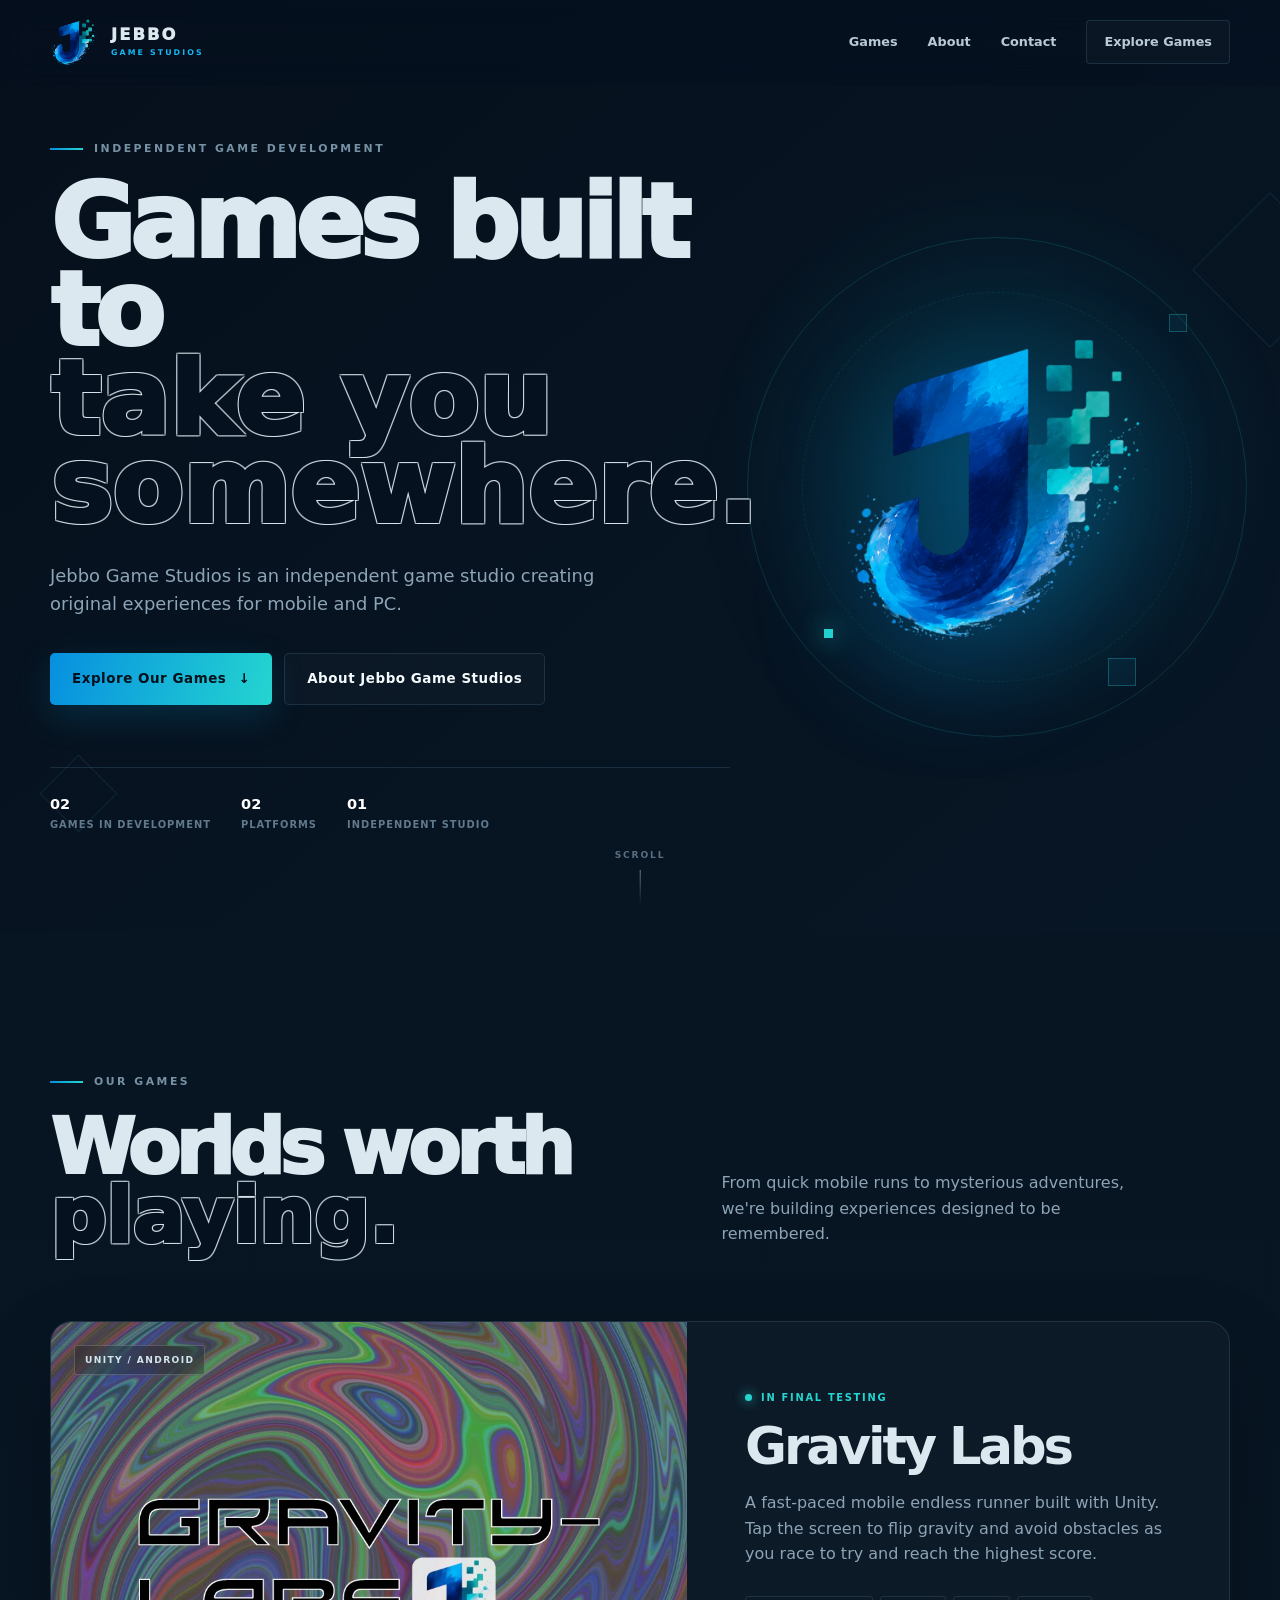
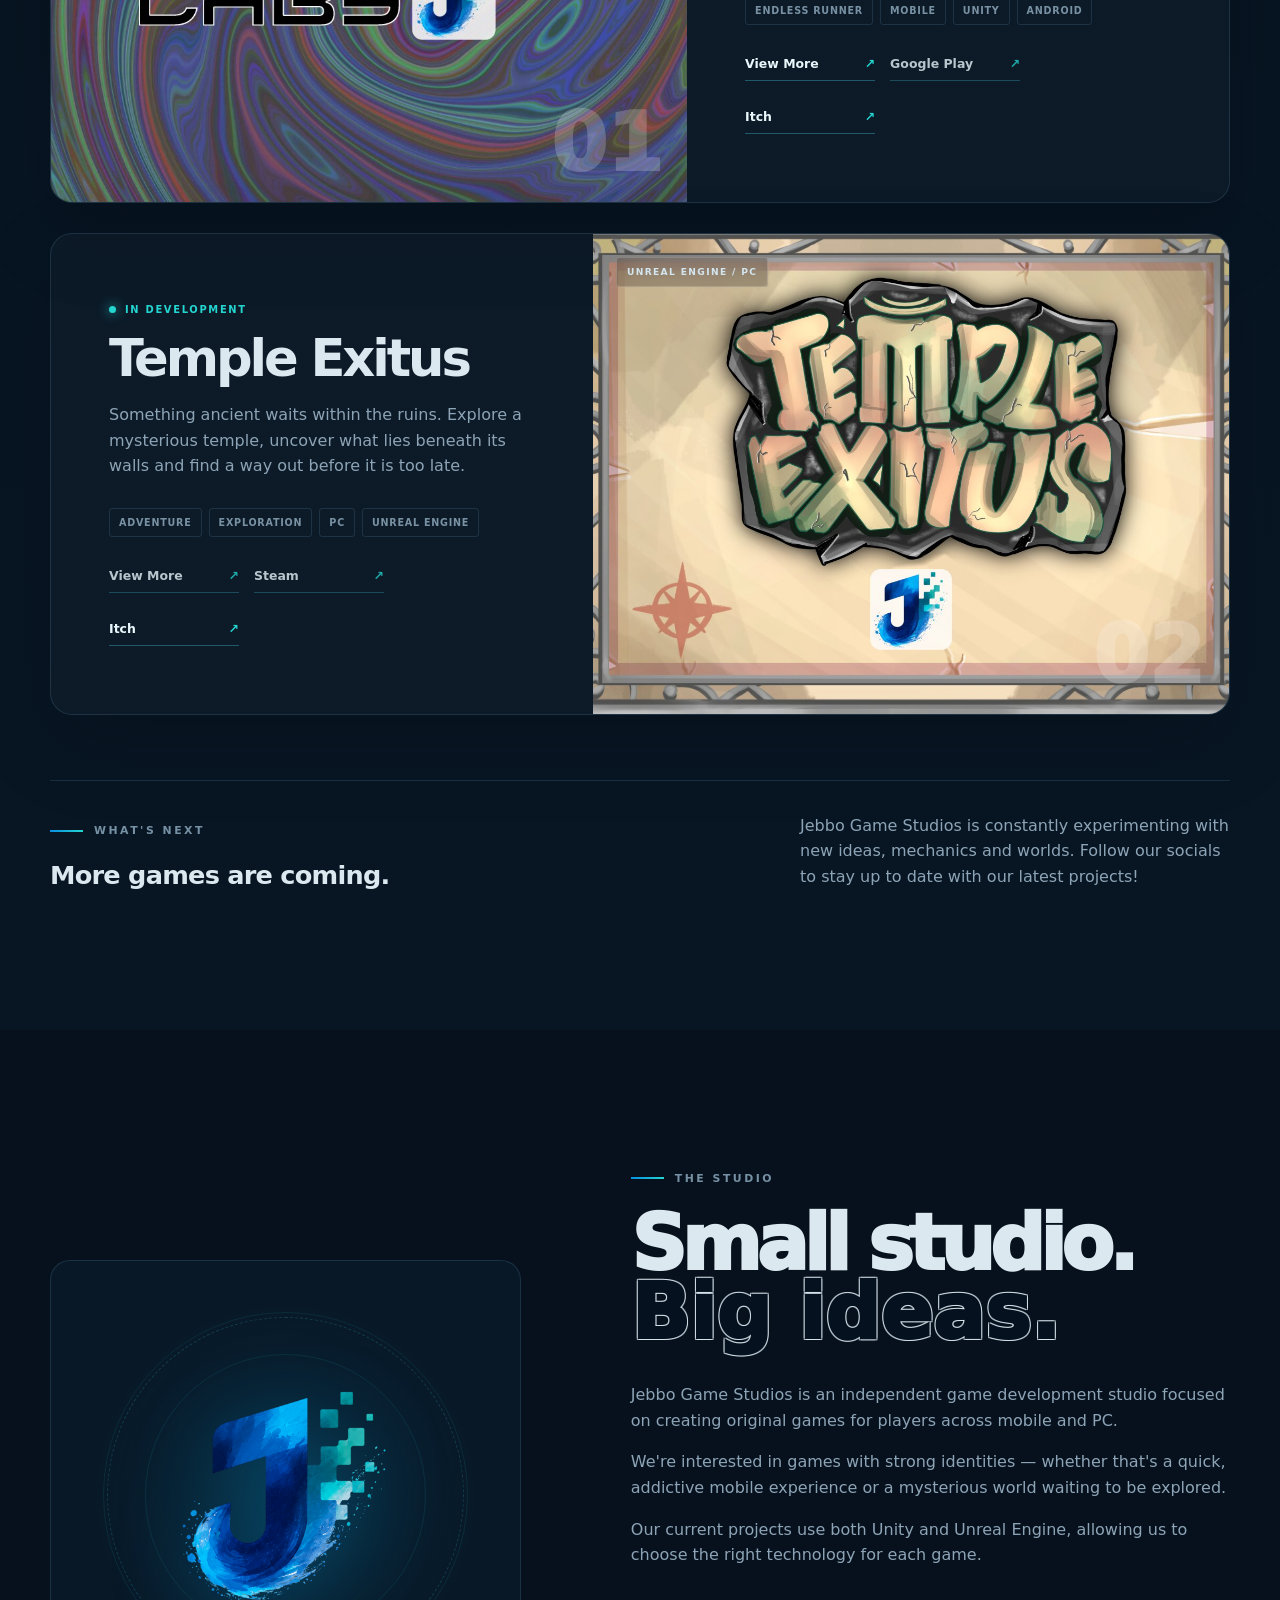
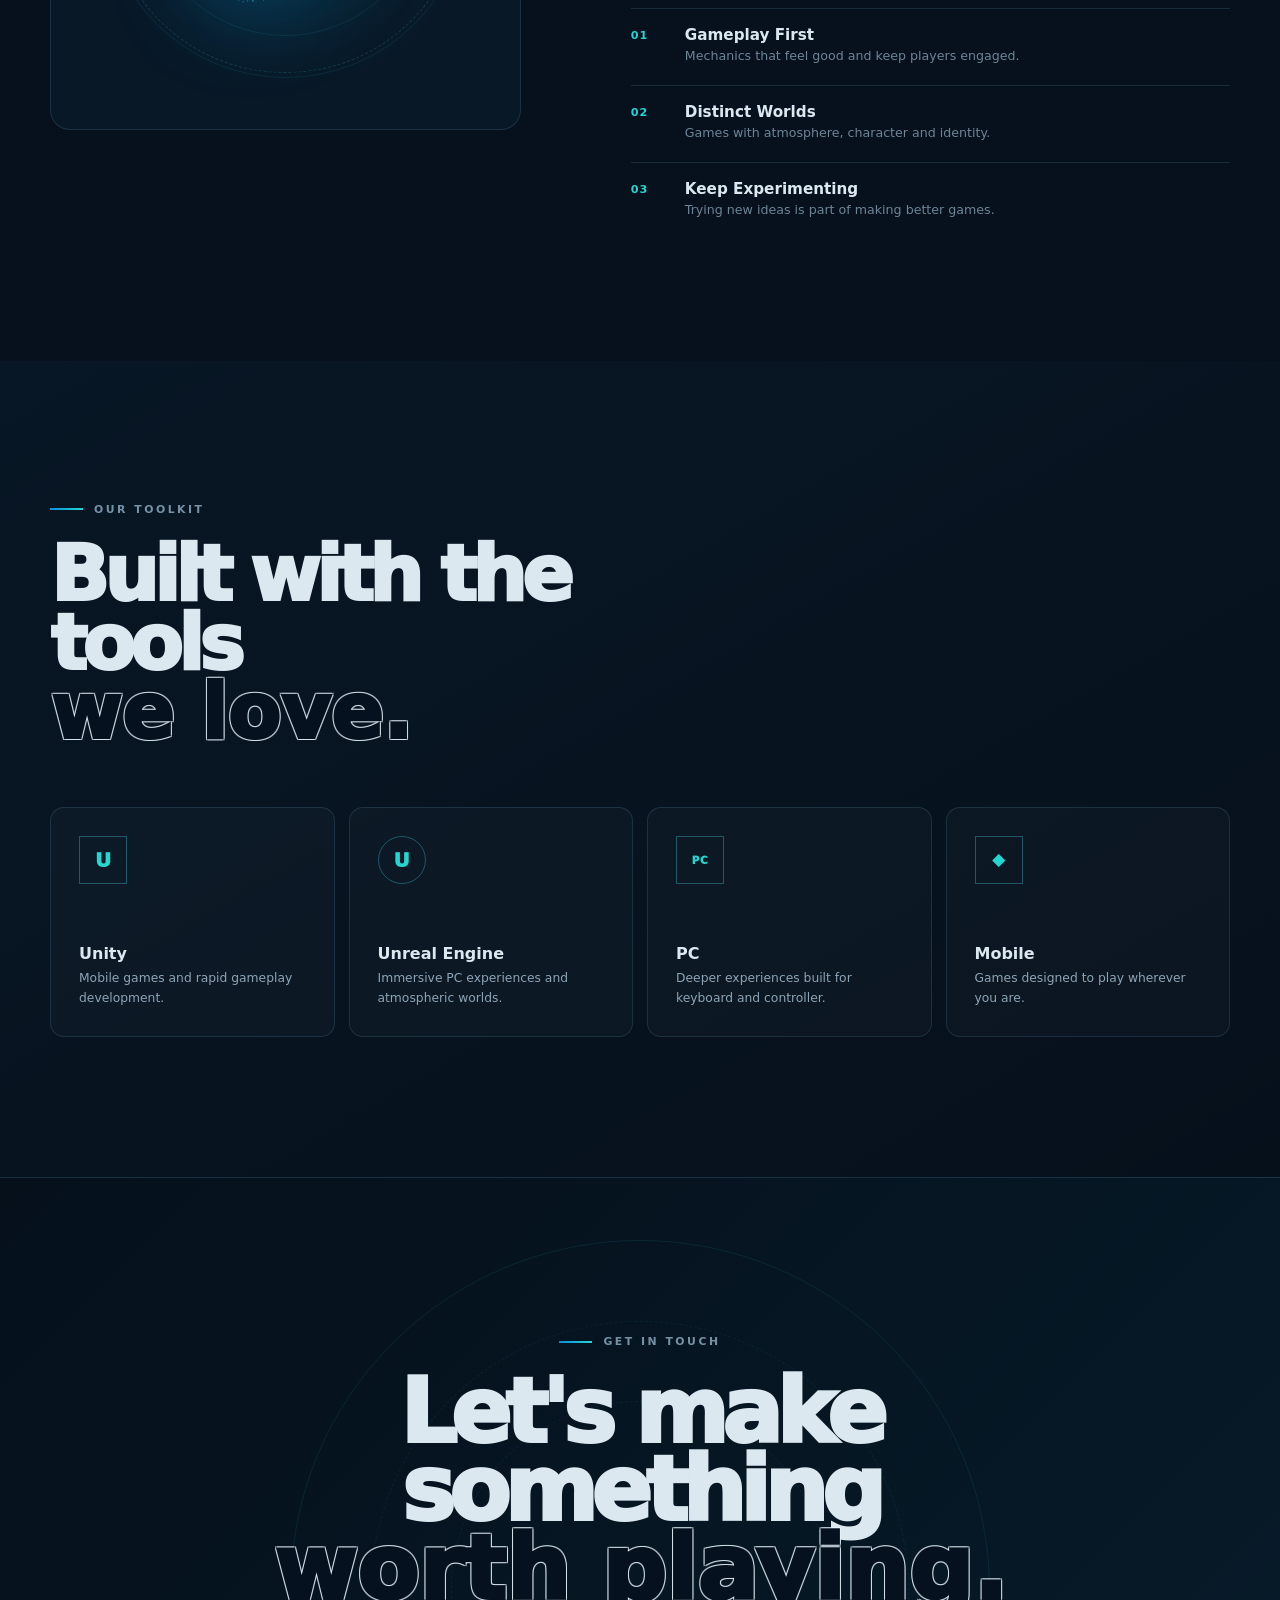
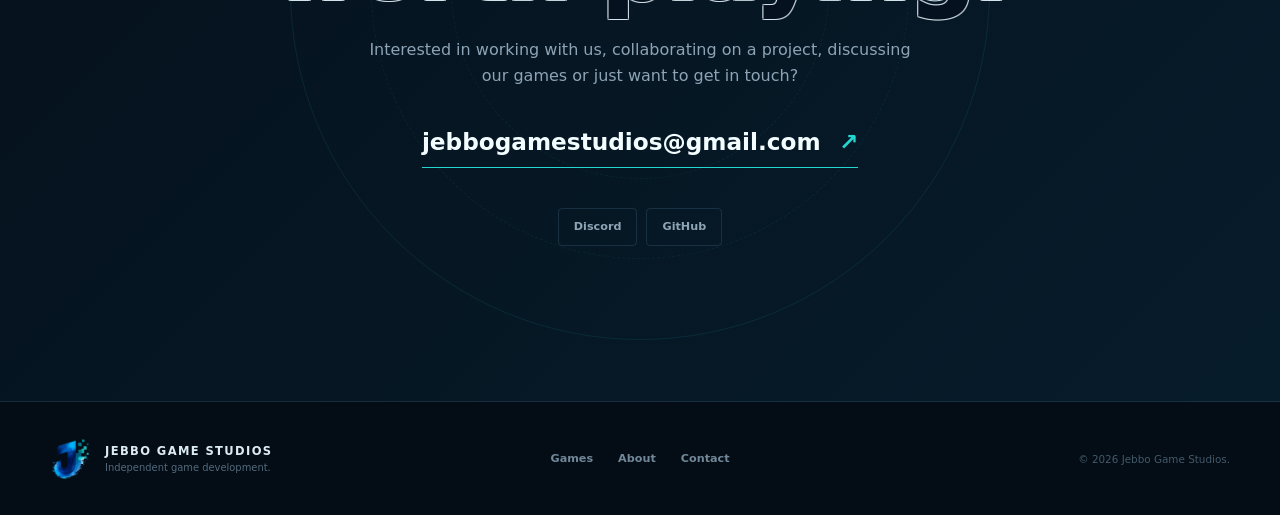
<file: index.html>
<!doctype html>
<html lang="en">

<head>

    <meta charset="utf-8">

    <meta name="viewport" content="width=device-width, initial-scale=1">

    <title>Jebbo Game Studios</title>

    <meta name="description"
        content="Jebbo Game Studios — independent game development studio creating games for mobile and PC.">

    <meta name="theme-color" content="#06111f">

    <link rel="stylesheet" href="css/core.css">
    <link rel="stylesheet" href="css/index.css">

    <link rel="icon" href="images/Jebbo Studios Logo.png" type="image/png">

</head>


<body>


    <!-- =========================================================
       BACKGROUND
  ========================================================== -->

    <div class="background-effects" aria-hidden="true">
        <div class="background-grid"></div>
        <div class="background-glow glow-one"></div>
        <div class="background-glow glow-two"></div>
        <div class="background-glow glow-three"></div>
    </div>



    <!-- =========================================================
       NAVIGATION
  ========================================================== -->

    <header class="navbar">

        <div class="container nav-inner">


            <a href="#top" class="brand">

                <img src="images/Jebbo Studios Logo.png" alt="Jebbo Game Studios">

                <div class="brand-text">

                    <strong>JEBBO</strong>

                    <span>GAME STUDIOS</span>

                </div>

            </a>


            <button id="mobileMenu" class="mobile-menu" type="button" aria-label="Open navigation"
                aria-expanded="false">

                <span></span>
                <span></span>
                <span></span>

            </button>

            <nav id="mainNav" class="nav-links">

                <a href="#games">Games</a>

                <a href="#about">About</a>

                <a href="#contact">Contact</a>

                <a href="#games" class="nav-button">
                    Explore Games
                </a>

            </nav>


        </div>

    </header>



    <main id="top">


        <!-- =========================================================
         HERO
    ========================================================== -->

        <section class="hero">

            <div class="hero-decoration hero-decoration-one"></div>
            <div class="hero-decoration hero-decoration-two"></div>


            <div class="container hero-inner">


                <div class="hero-content reveal">

                    <div class="eyebrow">

                        <span class="eyebrow-line"></span>

                        INDEPENDENT GAME DEVELOPMENT

                    </div>


                    <h1>

                        Games built to

                        <span>take you somewhere.</span>

                    </h1>


                    <p class="hero-description">

                        Jebbo Game Studios is an independent game studio
                        creating original experiences for mobile and PC.

                    </p>


                    <div class="hero-buttons">

                        <a href="#games" class="button button-primary">

                            Explore Our Games

                            <span>↓</span>

                        </a>


                        <a href="#about" class="button button-outline">

                            About Jebbo Game Studios

                        </a>

                    </div>


                    <div class="hero-stats">

                        <div class="hero-stat">

                            <strong>02</strong>

                            <span>Games in development</span>

                        </div>


                        <div class="hero-stat">

                            <strong>02</strong>

                            <span>Platforms</span>

                        </div>


                        <div class="hero-stat">

                            <strong>01</strong>

                            <span>Independent studio</span>

                        </div>

                    </div>

                </div>



                <div class="hero-logo reveal reveal-delay">

                    <div class="hero-logo-ring ring-one"></div>
                    <div class="hero-logo-ring ring-two"></div>

                    <div class="hero-logo-glow"></div>


                    <img src="images/Jebbo Studios Logo.png" alt="">


                    <div class="floating-square square-one"></div>
                    <div class="floating-square square-two"></div>
                    <div class="floating-square square-three"></div>

                </div>


            </div>


            <a href="#games" class="scroll-indicator" aria-label="Scroll to games">

                <span>SCROLL</span>

                <i></i>

            </a>

        </section>



        <!-- =========================================================
         GAMES
    ========================================================== -->

        <section class="games section" id="games">

            <div class="container">


                <div class="section-heading reveal">

                    <div>

                        <div class="eyebrow">

                            <span class="eyebrow-line"></span>

                            OUR GAMES

                        </div>


                        <h2>

                            Worlds worth

                            <span>playing.</span>

                        </h2>

                    </div>


                    <p>

                        From quick mobile runs to mysterious
                        adventures, we're building experiences
                        designed to be remembered.

                    </p>

                </div>



                <!-- =====================================================
             GAME ONE
        ====================================================== -->

                <article class="game-feature reveal">
                    <div class="game-art">
                        <img src="images/Gravity-Labs/Banner.jpg" alt="Gravity Labs">


                        <span class="art-platform">
                            UNITY / ANDROID
                        </span>


                        <span class="art-number">
                            01
                        </span>

                    </div>



                    <div class="game-content">


                        <div class="game-status">

                            <span class="status-dot"></span>

                            IN FINAL TESTING

                        </div>


                        <h3>
                            Gravity Labs
                        </h3>


                        <p>

                            A fast-paced mobile endless runner
                            built with Unity. Tap the screen to flip
                            gravity and avoid obstacles as you race to
                            try and reach the highest score.

                        </p>


                        <div class="game-tags">

                            <span>Endless Runner</span>
                            <span>Mobile</span>
                            <span>Unity</span>
                            <span>Android</span>

                        </div>


                        <!--
              Replace # with your Google Play URL
              when the game is published.
            -->

                        <div class="link-container">
                            <a href="games/Gravity-Labs/index.html" class="game-link">
                                <span>View More</span> <span class="link-arrow">↗</span>
                            </a>
                            <a href="#" class="game-link coming-soon">
                                <span>Google Play</span> <span class="link-arrow">↗</span>
                            </a>
                        </div>
                        </br>
                        <div class="link-container">
                            <a href="https://jebbbo.itch.io/gravity-labs" class="game-link">
                                <span>Itch</span> <span class="link-arrow">↗</span>
                            </a>
                        </div>



                    </div>


                </article>



                <!-- =====================================================
             GAME TWO
        ====================================================== -->

                <article class="game-feature game-feature-reverse reveal">


                    <div class="game-art">

                        <img src="images/Temple-Exitus/Banner.jpg" alt="Temple Exitus">


                        <span class="art-platform">
                            UNREAL ENGINE / PC
                        </span>


                        <span class="art-number">
                            02
                        </span>

                    </div>



                    <div class="game-content">


                        <div class="game-status">

                            <span class="status-dot"></span>

                            IN DEVELOPMENT

                        </div>


                        <h3>
                            Temple Exitus
                        </h3>


                        <p>

                            Something ancient waits within the ruins.

                            Explore a mysterious temple, uncover
                            what lies beneath its walls and find
                            a way out before it is too late.

                        </p>


                        <div class="game-tags">

                            <span>Adventure</span>
                            <span>Exploration</span>
                            <span>PC</span>
                            <span>Unreal Engine</span>

                        </div>


                        <!--
              Replace # with your Steam URL
              when the game has a store page.
            -->

                        <div class="link-container">
                            <a href="#" class="game-link coming-soon">
                                <span>View More</span> <span class="link-arrow">↗</span>
                            </a>
                            <a href="#" class="game-link coming-soon">
                                <span>Steam</span> <span class="link-arrow">↗</span>
                            </a>
                        </div>
                        </br>
                        <div class="link-container">
                            <a href="#" class="game-link">
                                <span>Itch</span> <span class="link-arrow">↗</span>
                            </a>
                        </div>


                    </div>


                </article>



                <!-- =====================================================
             MORE TO COME
        ====================================================== -->

                <div class="future-project reveal">

                    <div>

                        <div class="eyebrow">

                            <span class="eyebrow-line"></span>

                            WHAT'S NEXT

                        </div>

                        <h3>
                            More games are coming.
                        </h3>

                    </div>


                    <p>

                        Jebbo Game Studios is constantly
                        experimenting with new ideas,
                        mechanics and worlds. Follow our
                        socials to stay up to date with
                        our latest projects!

                    </p>

                </div>


            </div>

        </section>



        <!-- =========================================================
         ABOUT
    ========================================================== -->

        <section class="about section" id="about">

            <div class="container about-grid">


                <div class="about-visual reveal">

                    <div class="about-logo-container">

                        <div class="about-circle circle-one"></div>
                        <div class="about-circle circle-two"></div>


                        <img src="images/Jebbo Studios Logo.png" alt="Jebbo Game Studios logo">


                    </div>

                </div>



                <div class="about-content reveal reveal-delay">


                    <div class="eyebrow">

                        <span class="eyebrow-line"></span>

                        THE STUDIO

                    </div>


                    <h2>

                        Small studio.

                        <span>Big ideas.</span>

                    </h2>


                    <p>

                        Jebbo Game Studios is an independent
                        game development studio focused on
                        creating original games for players
                        across mobile and PC.

                    </p>


                    <p>

                        We're interested in games with strong
                        identities — whether that's a quick,
                        addictive mobile experience or a
                        mysterious world waiting to be explored.

                    </p>


                    <p>

                        Our current projects use both Unity
                        and Unreal Engine, allowing us to choose
                        the right technology for each game.

                    </p>


                    <div class="studio-values">


                        <div class="value">

                            <strong>01</strong>

                            <div>

                                <h4>Gameplay First</h4>

                                <p>
                                    Mechanics that feel good
                                    and keep players engaged.
                                </p>

                            </div>

                        </div>


                        <div class="value">

                            <strong>02</strong>

                            <div>

                                <h4>Distinct Worlds</h4>

                                <p>
                                    Games with atmosphere,
                                    character and identity.
                                </p>

                            </div>

                        </div>


                        <div class="value">

                            <strong>03</strong>

                            <div>

                                <h4>Keep Experimenting</h4>

                                <p>
                                    Trying new ideas is part
                                    of making better games.
                                </p>

                            </div>

                        </div>


                    </div>


                </div>


            </div>

        </section>



        <!-- =========================================================
         TECHNOLOGY
    ========================================================== -->

        <section class="technology section">


            <div class="container">


                <div class="technology-heading reveal">

                    <div class="eyebrow">

                        <span class="eyebrow-line"></span>

                        OUR TOOLKIT

                    </div>


                    <h2>
                        Built with the tools
                        <span>we love.</span>
                    </h2>

                </div>



                <div class="technology-grid reveal">


                    <div class="technology-card">

                        <div class="technology-icon unity-icon">
                            U
                        </div>

                        <div>

                            <h3>Unity</h3>

                            <p>
                                Mobile games and rapid
                                gameplay development.
                            </p>

                        </div>

                    </div>


                    <div class="technology-card">

                        <div class="technology-icon unreal-icon">
                            U
                        </div>

                        <div>

                            <h3>Unreal Engine</h3>

                            <p>
                                Immersive PC experiences
                                and atmospheric worlds.
                            </p>

                        </div>

                    </div>


                    <div class="technology-card">

                        <div class="technology-icon pc-icon">
                            PC
                        </div>

                        <div>

                            <h3>PC</h3>

                            <p>
                                Deeper experiences built
                                for keyboard and controller.
                            </p>

                        </div>

                    </div>


                    <div class="technology-card">

                        <div class="technology-icon mobile-icon">
                            ◆
                        </div>

                        <div>

                            <h3>Mobile</h3>

                            <p>
                                Games designed to play
                                wherever you are.
                            </p>

                        </div>

                    </div>


                </div>


            </div>

        </section>



        <!-- =========================================================
         CONTACT / CTA
    ========================================================== -->

        <section class="contact" id="contact">

            <div class="contact-background"></div>


            <div class="container contact-inner reveal">


                <div class="eyebrow">

                    <span class="eyebrow-line"></span>

                    GET IN TOUCH

                </div>


                <h2>

                    Let's make something

                    <span>worth playing.</span>

                </h2>


                <p>

                    Interested in working with us,
                    collaborating on a project,
                    discussing our games or just
                    want to get in touch?

                </p>


                <!--
          Change this email address to your
          actual studio email.
        -->

                <a href="mailto:jebbogamestudios@gmail.com" class="contact-email">

                    jebbogamestudios@gmail.com

                    <span>↗</span>

                </a>



                <div class="social-links">
                    <a href="https://discord.gg/v9G5Gu4Ett" class="social-placeholder" target="_blank"
                        rel="noopener noreferrer">
                        Discord
                    </a>

                    <!--
                    <a href="#" class="social-placeholder" target="_blank" rel="noopener noreferrer">
                        X / Twitter
                    </a>


                    <a href="#" class="social-placeholder" target="_blank" rel="noopener noreferrer">
                        YouTube
                    </a>
                    -->

                    <a href="https://github.com/Jebbo-Game-Studios" class="social-placeholder" target="_blank"
                        rel="noopener noreferrer">
                        GitHub
                    </a>


                </div>


            </div>

        </section>


    </main>



    <!-- =========================================================
       FOOTER
  ========================================================== -->

    <footer class="footer">


        <div class="container footer-inner">


            <div class="footer-brand">


                <img src="images/Jebbo Studios Logo.png" alt="Jebbo Game Studios">


                <div>

                    <strong>JEBBO GAME STUDIOS</strong>

                    <span>
                        Independent game development.
                    </span>

                </div>


            </div>



            <nav class="footer-nav">

                <a href="#games">Games</a>

                <a href="#about">About</a>

                <a href="#contact">Contact</a>

            </nav>



            <p class="copyright">

                © <span id="currentYear">2026</span>
                Jebbo Game Studios.

            </p>


        </div>


    </footer>



    <!-- =========================================================
       BACK TO TOP
  ========================================================== -->

    <button id="backToTop" class="back-to-top" type="button" aria-label="Back to top">

        ↑

    </button>



    <script src="js/to_top.js" defer></script>
    <script src="js/theme.js" defer></script>


</body>

</html>
</file>
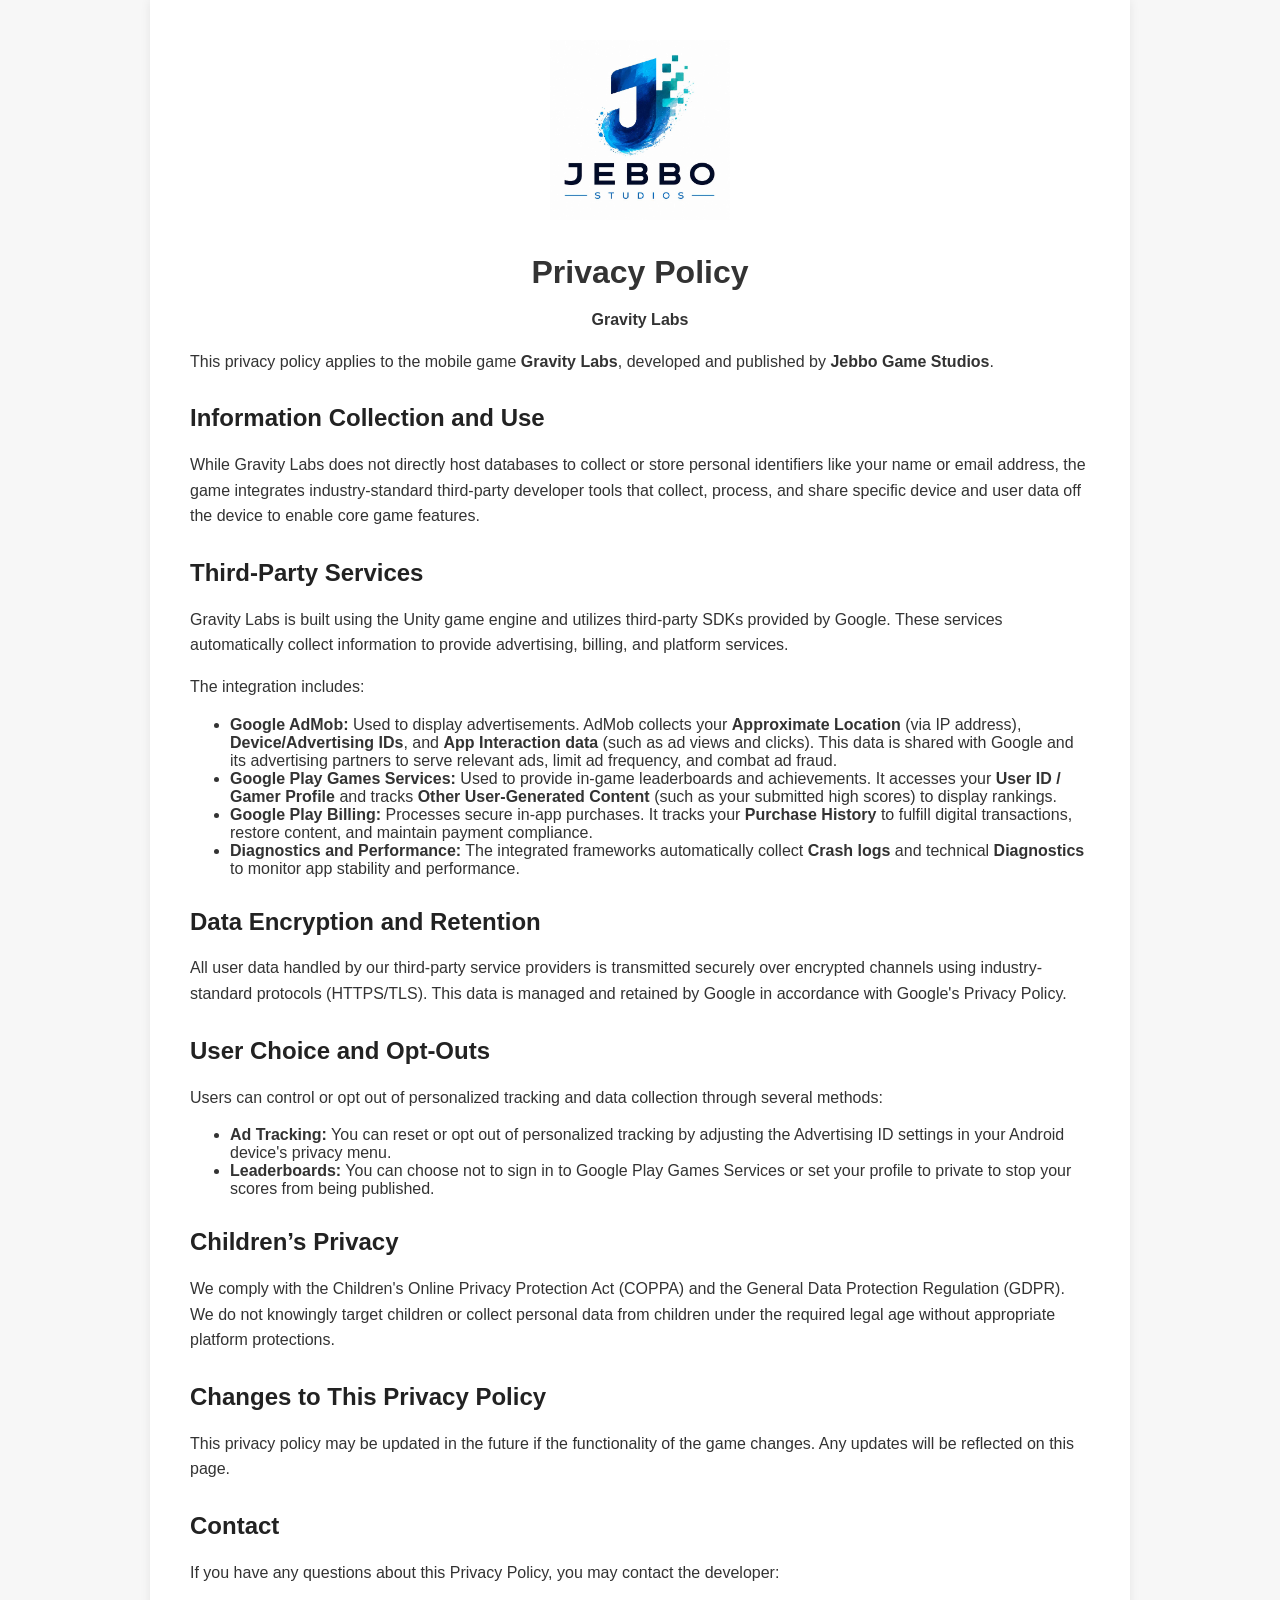
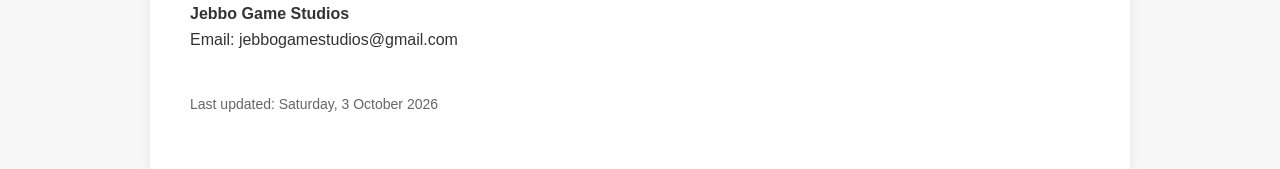
<file: games/Gravity-Labs/privacy-policy.html>
<!DOCTYPE html>
<html lang="en">

<head>
    <meta charset="UTF-8">
    <meta name="viewport" content="width=device-width, initial-scale=1.0">
    <title>Jebbo Game Studios - Gravity Labs - Privacy Policy</title>

    <style>
        body {
            font-family: Arial, Helvetica, sans-serif;
            background-color: #f7f7f7;
            margin: 0;
            padding: 0;
            color: #333;
        }

        .container {
            max-width: 900px;
            margin: auto;
            background: white;
            padding: 40px;
            box-shadow: 0 0 10px rgba(0, 0, 0, 0.08);
        }

        .logo {
            text-align: center;
            margin-bottom: 30px;
        }

        .logo img {
            max-width: 180px;
        }

        h1 {
            text-align: center;
            margin-bottom: 10px;
        }

        h2 {
            margin-top: 30px;
            color: #222;
        }

        p {
            line-height: 1.6;
        }

        .footer {
            margin-top: 40px;
            font-size: 14px;
            color: #666;
        }
    </style>

</head>

<body>

    <div class="container">

        <div class="logo">
            <img src="images/logo.jpg" alt="Jebbo Game Studios Logo">
        </div>

        <h1>Privacy Policy</h1>
        <p style="text-align:center;"><strong>Gravity Labs</strong></p>

        <p>
            This privacy policy applies to the mobile game <strong>Gravity Labs</strong>, developed and published by
            <strong>Jebbo Game Studios</strong>.
        </p>

        <h2>Information Collection and Use</h2>

        <p>
            While Gravity Labs does not directly host databases to collect or store personal identifiers like your name
            or email address, the game integrates industry-standard third-party developer tools that collect, process,
            and share specific device and user data off the device to enable core game features.
        </p>

        <h2>Third-Party Services</h2>

        <p>
            Gravity Labs is built using the Unity game engine and utilizes third-party SDKs provided by Google. These
            services automatically collect information to provide advertising, billing, and platform services.
        </p>

        <p>The integration includes:</p>
        <ul>
            <li><strong>Google AdMob:</strong> Used to display advertisements. AdMob collects your <strong>Approximate
                    Location</strong> (via IP address), <strong>Device/Advertising IDs</strong>, and <strong>App
                    Interaction data</strong> (such as ad views and clicks). This data is shared with Google and its
                advertising partners to serve relevant ads, limit ad frequency, and combat ad fraud.</li>
            <li><strong>Google Play Games Services:</strong> Used to provide in-game leaderboards and achievements. It
                accesses your <strong>User ID / Gamer Profile</strong> and tracks <strong>Other User-Generated
                    Content</strong> (such as your submitted high scores) to display rankings.</li>
            <li><strong>Google Play Billing:</strong> Processes secure in-app purchases. It tracks your <strong>Purchase
                    History</strong> to fulfill digital transactions, restore content, and maintain payment compliance.
            </li>
            <li><strong>Diagnostics and Performance:</strong> The integrated frameworks automatically collect
                <strong>Crash logs</strong> and technical <strong>Diagnostics</strong> to monitor app stability and
                performance.</li>
        </ul>

        <h2>Data Encryption and Retention</h2>

        <p>
            All user data handled by our third-party service providers is transmitted securely over encrypted channels
            using industry-standard protocols (HTTPS/TLS). This data is managed and retained by Google in accordance
            with Google's Privacy Policy.
        </p>

        <h2>User Choice and Opt-Outs</h2>

        <p>
            Users can control or opt out of personalized tracking and data collection through several methods:
        </p>
        <ul>
            <li><strong>Ad Tracking:</strong> You can reset or opt out of personalized tracking by adjusting the
                Advertising ID settings in your Android device's privacy menu.</li>
            <li><strong>Leaderboards:</strong> You can choose not to sign in to Google Play Games Services or set your
                profile to private to stop your scores from being published.</li>
        </ul>

        <h2>Children’s Privacy</h2>

        <p>
            We comply with the Children's Online Privacy Protection Act (COPPA) and the General Data Protection
            Regulation (GDPR). We do not knowingly target children or collect personal data from children under the
            required legal age without appropriate platform protections.
        </p>

        <h2>Changes to This Privacy Policy</h2>

        <p>
            This privacy policy may be updated in the future if the functionality of the game changes. Any updates will
            be reflected on this page.
        </p>

        <h2>Contact</h2>

        <p>
            If you have any questions about this Privacy Policy, you may contact the developer:
        </p>

        <p>
            <strong>Jebbo Game Studios</strong><br>
            Email: jebbogamestudios@gmail.com
        </p>

        <div class="footer">
            <p>Last updated: Saturday, 3 October 2026</p>
        </div>

    </div>

</body>

</html>
</file>
<file: css/core.css>
/* ============================================================
   CORE
============================================================ */

:root {

  --background: #06111f;
  --background-light: #091827;

  --surface: #0b1a2b;
  --surface-light: #102438;

  --blue: #078fe0;
  --blue-bright: #16b9f2;

  --cyan: #24d5d0;
  --cyan-dark: #0d9fa9;

  --white: #f4f9fc;
  --text: #dce8ef;
  --muted: #8da4b6;
  --muted-dark: #5f778b;

  --border: rgba(117, 181, 214, 0.16);
  --border-bright: rgba(70, 205, 229, 0.35);

  --container: 1180px;

  --transition: 220ms ease;

}


/* ============================================================
   RESET
============================================================ */

*,
*::before,
*::after {
  box-sizing: border-box;
}


html {
  margin: 0;
  padding: 0;
  scroll-behavior: smooth;
  scroll-padding-top: 90px;
}


body {
  margin: 0;
  padding: 0;

  background: var(--background);

  color: var(--text);

  font-family:
    Inter,
    ui-sans-serif,
    system-ui,
    -apple-system,
    BlinkMacSystemFont,
    "Segoe UI",
    sans-serif;

  font-size: 16px;

  line-height: 1.6;

  overflow-x: hidden;
}


body.menu-open {
  overflow: hidden;
}


img {
  display: block;
  max-width: 100%;
}


a {
  color: inherit;
  text-decoration: none;
}


button,
input,
textarea,
select {
  font: inherit;
}


button {
  cursor: pointer;
}


h1,
h2,
h3,
h4,
p {
  margin-top: 0;
}


h1,
h2,
h3,
h4 {
  line-height: 1.1;
}


::selection {
  background: var(--cyan);
  color: var(--background);
}



/* ============================================================
   CONTAINER
============================================================ */

.container {

  width: min(
    var(--container),
    calc(100% - 48px)
  );

  margin-left: auto;
  margin-right: auto;

}



/* ============================================================
   ACCESSIBILITY
============================================================ */

:focus-visible {
  outline: 2px solid var(--cyan);
  outline-offset: 4px;
}



/* ============================================================
   SCROLLBAR
============================================================ */

::-webkit-scrollbar {
  width: 9px;
}


::-webkit-scrollbar-track {
  background: var(--background);
}


::-webkit-scrollbar-thumb {
  background: #17354b;
  border-radius: 10px;
}


::-webkit-scrollbar-thumb:hover {
  background: #20526f;
}



/* ============================================================
   SECTIONS
============================================================ */

.section {
  padding-top: 140px;
  padding-bottom: 140px;
}



/* ============================================================
   BUTTONS
============================================================ */

.button {

  display: inline-flex;

  align-items: center;
  justify-content: center;

  gap: 12px;

  min-height: 52px;

  padding:
    0 22px;

  border-radius: 5px;

  font-size: .84rem;

  font-weight: 800;

  letter-spacing: .04em;

  transition:
    transform var(--transition),
    background var(--transition),
    border-color var(--transition),
    box-shadow var(--transition);

}


.button:hover {
  transform: translateY(-3px);
}


.button-primary {

  color: #03111d;

  background:
    linear-gradient(
      105deg,
      var(--blue),
      var(--cyan)
    );

  box-shadow:
    0 12px 35px rgba(0, 164, 220, .18);

}


.button-primary:hover {

  box-shadow:
    0 17px 45px rgba(0, 190, 220, .3);

}


.button-outline {

  color: var(--white);

  border: 1px solid var(--border);

  background:
    rgba(255,255,255,.025);

}


.button-outline:hover {

  border-color: var(--border-bright);

  background:
    rgba(255,255,255,.05);

}



/* ============================================================
   REVEAL ANIMATION
============================================================ */

.reveal {

  opacity: 0;

  transform:
    translateY(25px);

  transition:
    opacity 700ms ease,
    transform 700ms ease;

}


.reveal.revealed {

  opacity: 1;

  transform:
    translateY(0);

}


.reveal-delay {
  transition-delay: 180ms;
}



/* ============================================================
   REDUCED MOTION
============================================================ */

@media (prefers-reduced-motion: reduce) {

  html {
    scroll-behavior: auto;
  }

  *,
  *::before,
  *::after {
    animation-duration: .01ms !important;
    animation-iteration-count: 1 !important;
    transition-duration: .01ms !important;
  }

}

.link-container {
  display: flex;       /* Aligns the links side-by-side */
  gap: 15px;           /* Adds space between the two links */
  align-items: center; /* Aligns them vertically if they have different heights */
}

/* ============================================================
   NAVBAR
============================================================ */

.navbar {

  position: fixed;

  top: 0;
  left: 0;
  right: 0;

  z-index: 100;

  border-bottom:
    1px solid transparent;

  background:
    rgba(6, 17, 31, .45);

  backdrop-filter:
    blur(16px);

  transition:
    background 250ms ease,
    border-color 250ms ease;

}


.navbar.scrolled {

  background:
    rgba(6, 17, 31, .9);

  border-color:
    var(--border);

}


.nav-inner {

  min-height: 84px;

  display: flex;

  align-items: center;

  justify-content: space-between;

  gap: 30px;

}


.brand {

  display: flex;

  align-items: center;

  gap: 12px;

}


.brand img {

  width: 49px;
  height: 49px;

  object-fit: contain;

}


.brand-text {

  display: flex;

  flex-direction: column;

  line-height: 1;

}


.brand-text strong {

  font-size: 1.02rem;

  font-weight: 950;

  letter-spacing: .13em;

}


.brand-text span {

  margin-top: 5px;

  color: var(--blue-bright);

  font-size: .49rem;

  font-weight: 800;

  letter-spacing: .27em;

}


.nav-links {

  display: flex;

  align-items: center;

  gap: 30px;

}


.nav-links > a {

  color: #b9cad6;

  font-size: .8rem;

  font-weight: 750;

  transition:
    color var(--transition);

}


.nav-links > a:hover {

  color: white;

}

/* Mobile Navigation Dropdown Styles */
@media (max-width: 700px) {
  .nav-links {
    position: fixed;
    top: 70px; /* Adjust this to match the exact height of your navbar */
    left: 0;
    width: 100%;
    height: calc(100vh - 70px);

    /* Using your brand colors */
    background-color: var(--surface);
    border-top: 1px solid var(--border-bright);

    /* Center layout for dropdown links */
    display: flex;
    flex-direction: column;
    align-items: center;
    justify-content: center;
    gap: 2.5rem;

    /* Animation handling using your transition timing */
    opacity: 0;
    visibility: hidden;
    transform: translateY(-15px);
    transition: all var(--transition);
    z-index: 999;
  }

  /* Triggered when JavaScript adds the .open class */
  .nav-links.open {
    opacity: 1;
    visibility: visible;
    transform: translateY(0);
  }

  /* Dropdown links styling */
  .nav-links a {
    color: var(--text);
    font-size: 1.5rem;
    text-decoration: none;
    font-weight: 700;
    letter-spacing: 0.05em;
    transition: color var(--transition);
  }

  /* Dropdown links hover/active state */
  .nav-links a:hover {
    color: var(--cyan);
  }

  /* Optional: Adjusting the "Explore Games" button inside the mobile menu */
  .nav-links .nav-button {
    background-color: var(--blue);
    color: var(--white);
    padding: 0.8rem 2rem;
    border-radius: 4px;
  }

  .nav-links .nav-button:hover {
    background-color: var(--blue-bright);
    color: var(--white);
  }
}


.nav-button {

  padding:
    11px 17px;

  border:
    1px solid var(--border);

  border-radius: 4px;

  background:
    rgba(255,255,255,.025);

}


.nav-button:hover {

  border-color:
    var(--border-bright);

}


.mobile-menu {

  display: none;

  border: 0;

  background: transparent;

  padding: 8px;

}


.mobile-menu span {

  display: block;

  width: 25px;
  height: 2px;

  margin: 5px 0;

  background: white;

  transition: transform 200ms ease;

}

/* ============================================================
   FOOTER
============================================================ */

.footer {

  padding:
    35px 0;

  background:
    #040c15;

}


.footer-inner {

  display: grid;

  grid-template-columns:
    1fr
    auto
    1fr;

  align-items: center;

  gap: 30px;

}


.footer-brand {

  display: flex;

  align-items: center;

  gap: 12px;

}


.footer-brand img {

  width: 43px;
  height: 43px;

  object-fit: contain;

}


.footer-brand div {

  display: flex;

  flex-direction: column;

}


.footer-brand strong {

  color: #dcebf2;

  font-size: .72rem;

  letter-spacing: .12em;

}


.footer-brand span {

  color: #526b7d;

  font-size: .62rem;

}


.footer-nav {

  display: flex;

  gap: 25px;

}


.footer-nav a {

  color: #718899;

  font-size: .7rem;

  font-weight: 750;

}


.footer-nav a:hover {

  color: white;

}


.copyright {

  margin: 0;

  color: #435a6b;

  font-size: .65rem;

  text-align: right;

}

/* ============================================================
   BACK TO TOP
============================================================ */

.back-to-top {

  position: fixed;

  right: 24px;
  bottom: 24px;

  z-index: 80;

  width: 44px;
  height: 44px;

  display: grid;

  place-items: center;

  border:
    1px solid var(--border);

  border-radius: 4px;

  background:
    rgba(7, 20, 33, .9);

  color: white;

  opacity: 0;

  pointer-events: none;

  transform:
    translateY(10px);

  transition:
    opacity 200ms ease,
    transform 200ms ease,
    border-color 200ms ease;

}


.back-to-top.visible {

  opacity: 1;

  pointer-events: auto;

  transform:
    translateY(0);

}


.back-to-top:hover {

  border-color:
    var(--border-bright);

  color: var(--cyan);

}

@media (max-width: 950px) {
  .footer-inner {

    grid-template-columns:
      1fr
      1fr;

  }


  .copyright {

    grid-column: 1 / -1;

    text-align: left;

  }
}

/* ============================================================
   SCREENSHOTS
============================================================ */

.screenshots-section {
  padding:
    140px 0;

  background:
    #06111d;
}


.screenshot-feature {
  position: relative;

  overflow: hidden;

  border:
    1px solid var(--border);

  border-radius: 22px;

  background:
    #081827;
}


.screenshot-main {
  position: relative;

  display: block;

  width: 100%;

  padding: 0;

  border: 0;

  background: transparent;

  overflow: hidden;
}


.screenshot-main img {
  display: block;

  width: 100%;

  aspect-ratio: 16 / 9;

  object-fit: cover;

  transition:
    transform 500ms ease,
    filter 500ms ease;
}


.screenshot-main::after {
  content: "";

  position: absolute;

  inset: 0;

  background:
    linear-gradient(
      135deg,
      rgba(0,0,0,.12),
      transparent 55%,
      rgba(0,0,0,.28)
    );

  pointer-events: none;
}


.screenshot-main:hover img {
  transform:
    scale(1.025);

  filter:
    brightness(1.08);
}


.screenshot-expand {
  position: absolute;

  right: 25px;
  bottom: 22px;

  z-index: 3;

  width: 42px;
  height: 42px;

  display: grid;

  place-items: center;

  border:
    1px solid rgba(255,255,255,.2);

  border-radius: 4px;

  background:
    rgba(4,12,21,.65);

  backdrop-filter:
    blur(12px);

  color: white;

  font-size: 1.3rem;

  transition:
    background var(--transition),
    border-color var(--transition);
}


.screenshot-main:hover .screenshot-expand {
  border-color:
    var(--border-bright);

  background:
    rgba(5,22,34,.9);

  color: var(--cyan);
}


.screenshot-grid {
  display: grid;

  grid-template-columns:
    repeat(3, 1fr);

  gap: 14px;

  margin-top: 14px;
}


.screenshot-thumb {
  position: relative;

  display: block;

  width: 100%;

  padding: 0;

  overflow: hidden;

  border:
    1px solid var(--border);

  border-radius: 14px;

  background:
    #081827;
}


.screenshot-thumb img {
  display: block;

  width: 100%;

  aspect-ratio: 16 / 9;

  object-fit: cover;

  transition:
    transform 450ms ease,
    filter 450ms ease;
}


.screenshot-thumb:hover {
  border-color:
    var(--border-bright);
}


.screenshot-thumb:hover img {
  transform:
    scale(1.04);

  filter:
    brightness(1.08);
}

/* ============================================================
   LIGHTBOX
============================================================ */

.lightbox {
  position: fixed;

  inset: 0;

  z-index: 300;

  display: flex;

  align-items: center;
  justify-content: center;

  padding: 30px;

  background:
    rgba(2,8,14,.94);

  backdrop-filter:
    blur(16px);

  opacity: 0;

  pointer-events: none;

  transition:
    opacity 220ms ease;
}


.lightbox.active {
  opacity: 1;

  pointer-events: auto;
}


.lightbox img {
  max-width: min(1200px, 94vw);
  max-height: 88vh;

  width: auto;
  height: auto;

  object-fit: contain;

  border:
    1px solid var(--border);

  box-shadow:
    0 35px 100px rgba(0,0,0,.5);
}


.lightbox-close {
  position: absolute;

  top: 24px;
  right: 24px;

  width: 45px;
  height: 45px;

  display: grid;

  place-items: center;

  border:
    1px solid var(--border);

  border-radius: 4px;

  background:
    rgba(255,255,255,.025);

  color: white;

  font-size: 1.6rem;

  line-height: 1;

  transition:
    border-color var(--transition),
    color var(--transition);
}


.lightbox-close:hover {
  border-color:
    var(--border-bright);

  color: var(--cyan);
}
</file>
<file: css/index.css>
/* ============================================================
   GLOBAL BACKGROUND
============================================================ */

body {
  background:
    linear-gradient(
      145deg,
      #06101c 0%,
      #061321 48%,
      #071725 100%
    );
}


.background-effects {
  position: fixed;
  inset: 0;

  pointer-events: none;

  z-index: -10;

  overflow: hidden;
}


.background-grid {

  position: absolute;

  inset: 0;

  opacity: .22;

  background-image:
    linear-gradient(
      rgba(76, 168, 207, .08) 1px,
      transparent 1px
    ),
    linear-gradient(
      90deg,
      rgba(76, 168, 207, .08) 1px,
      transparent 1px
    );

  background-size: 70px 70px;

  mask-image:
    linear-gradient(
      to bottom,
      black,
      transparent 70%
    );

}


.background-glow {

  position: absolute;

  width: 500px;
  height: 500px;

  border-radius: 50%;

  filter: blur(100px);

  opacity: .09;

}


.glow-one {

  top: 5%;
  left: -300px;

  background: var(--blue);

}


.glow-two {

  top: 35%;
  right: -300px;

  background: var(--cyan);

}


.glow-three {

  top: 75%;
  left: 35%;

  background: #075ec0;

}

/* ============================================================
   HERO
============================================================ */

.hero {

  min-height: 860px;

  position: relative;

  display: flex;

  align-items: center;

  padding:
    140px 0 100px;

  overflow: hidden;

  background:

    radial-gradient(
      circle at 78% 48%,
      rgba(0, 179, 220, .12),
      transparent 25%
    ),

    linear-gradient(
      140deg,
      #06101c,
      #071625
    );

}


.hero-inner {

  position: relative;

  display: grid;

  grid-template-columns:
    1.05fr
    .95fr;

  align-items: center;

  gap: 30px;

}


.hero-content {
  position: relative;
  z-index: 4;
}


.eyebrow {

  display: flex;

  align-items: center;

  gap: 11px;

  margin-bottom: 22px;

  color: #7691a4;

  font-size: .68rem;

  font-weight: 850;

  letter-spacing: .23em;

}


.eyebrow-line {

  width: 33px;
  height: 2px;

  flex: 0 0 auto;

  background:
    linear-gradient(
      90deg,
      var(--blue),
      var(--cyan)
    );

}


.hero h1 {

  max-width: 780px;

  margin-bottom: 30px;

  font-size:
    clamp(
      4rem,
      8vw,
      7.4rem
    );

  font-weight: 950;

  letter-spacing: -.05em;

  line-height: .86;

}


.hero h1 span {
  display: block;
  color: var(--background); /* Or match your background color if transparent fails */
  text-shadow:
    -1px -1px 0 rgba(230,244,251,.72),
     1px -1px 0 rgba(230,244,251,.72),
    -1px  1px 0 rgba(230,244,251,.72),
     1px  1px 0 rgba(230,244,251,.72);

  letter-spacing: 0.003em;
}


.hero-description {

  max-width: 570px;

  margin-bottom: 0;

  color: var(--muted);

  font-size:
    clamp(
      1rem,
      1.5vw,
      1.12rem
    );

}


.hero-buttons {

  display: flex;

  align-items: center;

  flex-wrap: wrap;

  gap: 12px;

  margin-top: 34px;

}


.hero-stats {

  display: flex;

  gap: 30px;

  max-width: 680px;

  margin-top: 62px;

  padding-top: 24px;

  border-top:
    1px solid var(--border);

}


.hero-stat {

  display: flex;

  flex-direction: column;

  gap: 2px;

}


.hero-stat strong {

  color: white;

  font-size: .91rem;

  font-weight: 850;

}


.hero-stat span {

  color: #60798c;

  font-size: .62rem;

  font-weight: 750;

  letter-spacing: .1em;

  text-transform: uppercase;

}



/* ============================================================
   HERO LOGO
============================================================ */

.hero-logo {

  min-height: 540px;

  position: relative;

  display: grid;

  place-items: center;

}


.hero-logo img {

  position: relative;

  z-index: 4;

  width: min(430px, 76%);

  filter:
    drop-shadow(
      0 35px 55px rgba(0, 130, 210, .3)
    );

  animation:
    logoFloat 6s ease-in-out infinite;

}


@keyframes logoFloat {

  0%,
  100% {
    transform: translateY(0);
  }

  50% {
    transform: translateY(-13px);
  }

}


.hero-logo-glow {

  position: absolute;

  width: 280px;
  height: 280px;

  border-radius: 50%;

  background:
    rgba(0, 181, 230, .18);

  filter:
    blur(80px);

}


.hero-logo-ring {

  position: absolute;

  border:
    1px solid rgba(41, 197, 215, .16);

  border-radius: 50%;

}


.ring-one {

  width: 500px;
  height: 500px;

  animation:
    rotateRing 25s linear infinite;

}


.ring-two {

  width: 390px;
  height: 390px;

  border-style: dashed;

  opacity: .65;

  animation:
    rotateRingReverse 20s linear infinite;

}


@keyframes rotateRing {

  from {
    transform: rotate(0deg);
  }

  to {
    transform: rotate(360deg);
  }

}


@keyframes rotateRingReverse {

  from {
    transform: rotate(360deg);
  }

  to {
    transform: rotate(0deg);
  }

}


.floating-square {

  position: absolute;

  border:
    1px solid rgba(48, 205, 215, .3);

  background:
    rgba(16, 149, 189, .08);

}


.square-one {

  width: 18px;
  height: 18px;

  right: 5%;
  top: 18%;

}


.square-two {

  width: 9px;
  height: 9px;

  left: 9%;
  bottom: 22%;

  background: var(--cyan);

  box-shadow:
    0 0 25px var(--cyan);

}


.square-three {

  width: 28px;
  height: 28px;

  right: 17%;
  bottom: 13%;

}



/* ============================================================
   HERO DECORATION
============================================================ */

.hero-decoration {

  position: absolute;

  border:
    1px solid rgba(61, 183, 215, .12);

  transform:
    rotate(45deg);

}


.hero-decoration-one {

  width: 110px;
  height: 110px;

  right: -45px;
  top: 23%;

}


.hero-decoration-two {

  width: 55px;
  height: 55px;

  left: 4%;
  bottom: 12%;

}



/* ============================================================
   SCROLL
============================================================ */

.scroll-indicator {

  position: absolute;

  bottom: 28px;
  left: 50%;

  transform:
    translateX(-50%);

  display: flex;

  flex-direction: column;

  align-items: center;

  gap: 8px;

  color: #577083;

  font-size: .57rem;

  font-weight: 800;

  letter-spacing: .2em;

}


.scroll-indicator i {

  width: 1px;
  height: 35px;

  background:
    linear-gradient(
      #648194,
      transparent
    );

}



/* ============================================================
   GAMES
============================================================ */

.games {

  position: relative;

  background:
    linear-gradient(
      180deg,
      #071421,
      #081624
    );

}


.section-heading {

  display: grid;

  grid-template-columns:
    1.1fr
    .9fr;

  align-items: end;

  gap: 50px;

  margin-bottom: 70px;

}


.section-heading h2,
.technology-heading h2,
.about-content h2 {

  margin: 0;

  font-size:
    clamp(
      3rem,
      6vw,
      5.5rem
    );

  line-height: .9;

  letter-spacing: -.065em;

  font-weight: 950;

}


.section-heading h2 span,
.technology-heading h2 span,
.about-content h2 span {
  display: block;
  color: var(--background); /* Or match your background color if transparent fails */
  text-shadow:
    -1px -1px 0 rgba(230,244,251,.72),
     1px -1px 0 rgba(230,244,251,.72),
    -1px  1px 0 rgba(230,244,251,.72),
     1px  1px 0 rgba(230,244,251,.72);

  letter-spacing: 0.003em;
}


.section-heading > p {

  max-width: 440px;

  margin:
    0 0 4px;

  color: var(--muted);

}



/* ============================================================
   GAME FEATURE
============================================================ */

.game-feature {

  display: grid;

  grid-template-columns:
    1.08fr
    .92fr;

  min-height: 480px;

  margin-bottom: 30px;

  overflow: hidden;

  border:
    1px solid var(--border);

  border-radius: 22px;

  background:
    rgba(255,255,255,.025);

  box-shadow:
    0 30px 80px rgba(0,0,0,.18);

}


.game-feature-reverse {

  grid-template-columns:
    .92fr
    1.08fr;

}


.game-feature-reverse .game-art {
  order: 2;
}


.game-feature-reverse .game-content {
  order: 1;
}



/* ============================================================
   GAME ART - GENERAL
============================================================ */

.game-art {
    position: relative;
    overflow: hidden;
    width: 100%;
    min-height: 480px;
}

.game-art img {
    width: 100%;
    height: 100%;
    display: block;
    object-fit: cover;
}


.art-platform {

  position: absolute;

  top: 23px;
  left: 23px;

  z-index: 10;

  padding:
    7px 10px;

  border:
    1px solid rgba(255,255,255,.18);

  border-radius: 3px;

  background:
    rgba(0,0,0,.22);

  color: #d3e6ef;

  font-size: .57rem;

  font-weight: 850;

  letter-spacing: .15em;

  backdrop-filter:
    blur(10px);

}


.art-number {

  position: absolute;

  right: 25px;
  bottom: 18px;

  color: rgba(255,255,255,.2);

  font-size: 5rem;

  line-height: 1;

  font-weight: 950;

}



/* ============================================================
   RUNNER ART
============================================================ */

.runner-art {

  background:
    linear-gradient(
      145deg,
      #04172f,
      #07527c 54%,
      #0bc2ca
    );

}


.art-overlay {

  position: absolute;

  inset: 0;

  background:
    linear-gradient(
      120deg,
      rgba(0,0,0,.2),
      transparent 55%
    );

}


.art-grid {

  position: absolute;

  inset: 0;

  background-image:
    linear-gradient(
      rgba(255,255,255,.07) 1px,
      transparent 1px
    ),
    linear-gradient(
      90deg,
      rgba(255,255,255,.07) 1px,
      transparent 1px
    );

  background-size: 50px 50px;

  opacity: .25;

  transform:
    perspective(400px)
    rotateX(48deg)
    translateY(140px);

}



/* ============================================================
   GAME CONTENT
============================================================ */

.game-content {

  display: flex;

  flex-direction: column;

  justify-content: center;

  padding:
    65px 58px;

}


.game-status {

  display: flex;

  align-items: center;

  color: var(--cyan);

  font-size: .62rem;

  font-weight: 900;

  letter-spacing: .17em;

}


.status-dot {

  width: 7px;
  height: 7px;

  margin-right: 9px;

  border-radius: 50%;

  background:
    currentColor;

  box-shadow:
    0 0 12px currentColor;

}


.game-content h3 {

  margin:
    17px 0 20px;

  font-size:
    clamp(
      2.6rem,
      4vw,
      4.4rem
    );

  line-height: .92;

  letter-spacing: -.06em;

}


.game-content p {

  max-width: 520px;

  color: var(--muted);

}


.game-tags {

  display: flex;

  flex-wrap: wrap;

  gap: 7px;

  margin:
    13px 0 29px;

}


.game-tags span {

  padding:
    6px 9px;

  border:
    1px solid var(--border);

  border-radius: 3px;

  color: #7891a3;

  font-size: .6rem;

  font-weight: 750;

  letter-spacing: .08em;

  text-transform: uppercase;

}


.game-link {

  display: inline-flex;

  align-items: center;

  justify-content: space-between;

  width: fit-content;

  min-width: 130px;

  padding-bottom: 6px;

  border-bottom:
    1px solid var(--border-bright);

  color: #e8f8fc;

  font-size: .78rem;

  font-weight: 850;

}


.link-arrow {

  margin-left: 14px;

  color: var(--cyan);

  transition:
    transform var(--transition);

}


.game-link:hover .link-arrow {

  transform:
    translate(3px, -3px);

}


.coming-soon {

  opacity: .78;

}



/* ============================================================
   FUTURE PROJECT
============================================================ */

.future-project {

  display: flex;

  align-items: end;

  justify-content: space-between;

  gap: 40px;

  margin-top: 65px;

  padding-top: 32px;

  border-top:
    1px solid var(--border);

}


.future-project h3 {

  margin: 0;

  font-size: 1.6rem;

  letter-spacing: -.03em;

}


.future-project > p {

  max-width: 430px;

  margin: 0;

  color: var(--muted);

}



/* ============================================================
   ABOUT
============================================================ */

.about {

  background:
    #06111d;

}


.about-grid {

  display: grid;

  grid-template-columns:
    .88fr
    1.12fr;

  gap: 110px;

  align-items: center;

}


.about-visual {

  position: relative;

}


.about-logo-container {

  position: relative;

  aspect-ratio: 1;

  display: grid;

  place-items: center;

  overflow: hidden;

  border:
    1px solid var(--border);

  border-radius: 20px;

  background:
    radial-gradient(
      circle,
      rgba(8, 145, 184, .17),
      transparent 58%
    ),

    #081827;

}


.about-logo-container::before {

  content: "";

  position: absolute;

  inset: 12%;

  border:
    1px dashed rgba(55, 202, 213, .2);

  border-radius: 50%;

}


.about-logo-container img {

  position: relative;

  z-index: 3;

  width: 48%;

  filter:
    drop-shadow(
      0 20px 40px rgba(0, 150, 220, .27)
    );

}


.about-circle {

  position: absolute;

  border-radius: 50%;

  border:
    1px solid rgba(44, 202, 215, .1);

}


.circle-one {

  width: 78%;

  aspect-ratio: 1;

}


.circle-two {

  width: 60%;

  aspect-ratio: 1;

}


.about-number {

  position: absolute;

  right: -18px;
  bottom: -25px;

  color: rgba(255,255,255,.1);

  font-size: 7rem;

  line-height: 1;

  font-weight: 950;

}


.about-content h2 {

  margin-bottom: 35px;

}


.about-content > p {

  max-width: 620px;

  color: var(--muted);

}


.studio-values {

  display: grid;

  gap: 18px;

  margin-top: 40px;

}


.value {

  display: grid;

  grid-template-columns: 40px 1fr;

  gap: 14px;

  padding-top: 18px;

  border-top:
    1px solid var(--border);

}


.value > strong {

  color: var(--cyan);

  font-size: .7rem;

  letter-spacing: .08em;

}


.value h4 {

  margin:
    0 0 3px;

  font-size: .95rem;

}


.value p {

  margin: 0;

  color: #6d8597;

  font-size: .79rem;

}



/* ============================================================
   TECHNOLOGY
============================================================ */

.technology {

  background:
    linear-gradient(
      150deg,
      #081725,
      #06101b
    );

}


.technology-heading {

  max-width: 700px;

  margin-bottom: 60px;

}


.technology-grid {

  display: grid;

  grid-template-columns:
    repeat(4, 1fr);

  gap: 14px;

}


.technology-card {

  min-height: 230px;

  display: flex;

  flex-direction: column;

  justify-content: space-between;

  padding: 28px;

  border:
    1px solid var(--border);

  border-radius: 14px;

  background:
    rgba(255,255,255,.025);

  transition:
    transform var(--transition),
    border-color var(--transition),
    background var(--transition);

}


.technology-card:hover {

  transform:
    translateY(-6px);

  border-color:
    var(--border-bright);

  background:
    rgba(255,255,255,.045);

}


.technology-icon {

  width: 48px;
  height: 48px;

  display: grid;

  place-items: center;

  border:
    1px solid var(--border-bright);

  color: var(--cyan);

  font-size: 1.25rem;

  font-weight: 950;

}


.unreal-icon {

  border-radius: 50%;

}


.pc-icon {

  font-size: .65rem;

  letter-spacing: .05em;

}


.mobile-icon {

  font-size: 1rem;

}


.technology-card h3 {

  margin:
    0 0 6px;

  font-size: 1rem;

}


.technology-card p {

  margin: 0;

  color: var(--muted);

  font-size: .77rem;

}



/* ============================================================
   CONTACT
============================================================ */

.contact {

  position: relative;

  overflow: hidden;

  padding:
    155px 0;

  background:
    linear-gradient(
      135deg,
      #05101b,
      #071c2b
    );

  border-top:
    1px solid var(--border);

  border-bottom:
    1px solid var(--border);

}


.contact-background {

  position: absolute;

  width: 700px;
  height: 700px;

  top: 50%;
  left: 50%;

  transform:
    translate(-50%, -50%);

  border:
    1px solid rgba(42, 204, 214, .1);

  border-radius: 50%;

}


.contact-background::before,
.contact-background::after {

  content: "";

  position: absolute;

  border-radius: 50%;

  border:
    1px dashed rgba(42, 204, 214, .08);

}


.contact-background::before {

  inset: 80px;

}


.contact-background::after {

  inset: 160px;

}


.contact-inner {

  position: relative;

  z-index: 3;

  text-align: center;

}


.contact-inner .eyebrow {

  justify-content: center;

}


.contact-inner h2 {

  max-width: 850px;

  margin:
    0 auto 28px;

  font-size:
    clamp(
      3.2rem,
      7vw,
      6.8rem
    );

  line-height: .88;

  letter-spacing: -.07em;

  font-weight: 950;

}


.contact-inner h2 span {
  display: block;
  color: var(--background); /* Or match your background color if transparent fails */
  text-shadow:
    -1px -1px 0 rgba(230,244,251,.72),
     1px -1px 0 rgba(230,244,251,.72),
    -1px  1px 0 rgba(230,244,251,.72),
     1px  1px 0 rgba(230,244,251,.72);

  letter-spacing: 0.003em;
}


.contact-inner > p {

  max-width: 550px;

  margin:
    0 auto;

  color: var(--muted);

}


.contact-email {

  display: inline-flex;

  align-items: center;

  gap: 18px;

  margin-top: 35px;

  padding-bottom: 7px;

  border-bottom:
    1px solid var(--cyan);

  color: #f2fdff;

  font-size:
    clamp(
      1rem,
      2vw,
      1.45rem
    );

  font-weight: 750;

}


.contact-email span {

  color: var(--cyan);

}


.social-links {

  display: flex;

  justify-content: center;

  flex-wrap: wrap;

  gap: 9px;

  margin-top: 40px;

}


.social-links a {

  padding:
    9px 15px;

  border:
    1px solid var(--border);

  border-radius: 4px;

  color: #8ea5b5;

  font-size: .7rem;

  font-weight: 800;

  transition:
    border-color var(--transition),
    color var(--transition),
    transform var(--transition);

}


.social-links a:hover {

  transform:
    translateY(-2px);

  color: white;

  border-color:
    var(--border-bright);

}

/* ============================================================
   TABLET
============================================================ */

@media (max-width: 950px) {


  .hero {

    min-height: auto;

    padding-top: 145px;

  }


  .hero-inner {

    grid-template-columns: 1fr;

  }


  .hero-logo {

    min-height: 350px;

    order: -1;

  }


  .hero-logo img {

    width: 280px;

  }


  .ring-one {

    width: 360px;
    height: 360px;

  }


  .ring-two {

    width: 290px;
    height: 290px;

  }


  .hero-content {

    text-align: center;

  }


  .hero-content .eyebrow,
  .hero-buttons {

    justify-content: center;

  }


  .hero-description {

    margin-left: auto;
    margin-right: auto;

  }


  .hero-stats {

    margin-left: auto;
    margin-right: auto;

    justify-content: center;

    text-align: left;

  }


  .section-heading {

    grid-template-columns: 1fr;

    gap: 25px;

  }


  .game-feature,
  .game-feature-reverse {

    grid-template-columns: 1fr;

  }


  .game-feature-reverse .game-art,
  .game-feature-reverse .game-content {

    order: initial;

  }


  .game-art {

    min-height: 400px;

  }


  .about-grid {

    grid-template-columns: 1fr;

    gap: 70px;

  }


  .about-visual {

    max-width: 570px;

    margin: 0 auto;

    width: 100%;

  }


  .technology-grid {

    grid-template-columns:
      repeat(2, 1fr);

  }

}

/* ============================================================
   MOBILE
============================================================ */

@media (max-width: 700px) {


  .container {

    width:
      min(
        var(--container),
        calc(100% - 32px)
      );

  }


  .section {

    padding-top: 90px;
    padding-bottom: 90px;

  }


  .nav-inner {

    min-height: 72px;

  }


  .brand img {

    width: 42px;
    height: 42px;

  }


  .brand-text strong {

    font-size: .9rem;

  }


  .mobile-menu {

    display: block;

  }

  .nav-links {

    position: fixed;

    inset:
      72px 0 0;

    display: flex;

    flex-direction: column;

    align-items: stretch;

    justify-content: flex-start;

    gap: 0;

    padding: 20px 16px;

    background:
      rgba(5, 15, 27, .98);

    backdrop-filter:
      blur(20px);

    transform:
      translateX(100%);

    transition:
      transform 250ms ease;

  }


  .nav-links.open {

    transform:
      translateX(0);

  }


  .nav-links > a {

    padding: 18px 10px;

    border-bottom:
      1px solid var(--border);

    font-size: .95rem;

  }


  .nav-button {

    margin-top: 14px;

    text-align: center;

    border:
      1px solid var(--border) !important;

  }


  .hero {

    padding:
      115px 0 80px;

  }


  .hero-logo {

    min-height: 280px;

  }


  .hero-logo img {

    width: 220px;

  }


  .ring-one {

    width: 280px;
    height: 280px;

  }


  .ring-two {

    width: 220px;
    height: 220px;

  }


  .hero h1 {

    font-size:
      clamp(
        3.5rem,
        17vw,
        5.5rem
      );

  }


  .hero-description {

    font-size: .98rem;

  }


  .hero-stats {

    display: grid;

    grid-template-columns:
      repeat(3, 1fr);

    gap: 12px;

    margin-top: 45px;

  }


  .hero-stat span {

    font-size: .51rem;

  }


  .section-heading h2,
  .technology-heading h2,
  .about-content h2 {

    font-size:
      clamp(
        2.8rem,
        14vw,
        4.3rem
      );

  }


  .game-art {

    min-height: 340px;

  }


  .game-content {

    padding:
      42px 27px;

  }


  .game-content h3 {

    font-size:
      clamp(
        2.4rem,
        13vw,
        3.5rem
      );

  }


  .runner-sun {

    width: 100px;
    height: 100px;

  }


  .future-project {

    display: block;

  }


  .future-project > p {

    margin-top: 20px;

  }


  .technology-grid {

    grid-template-columns: 1fr;

  }


  .technology-card {

    min-height: 190px;

  }


  .contact {

    padding:
      100px 0;

  }


  .contact-background {

    width: 500px;
    height: 500px;

  }


  .contact-inner h2 {

    font-size:
      clamp(
        3rem,
        15vw,
        5rem
      );

  }


  .contact-email {

    font-size: .95rem;

  }
}
</file>
